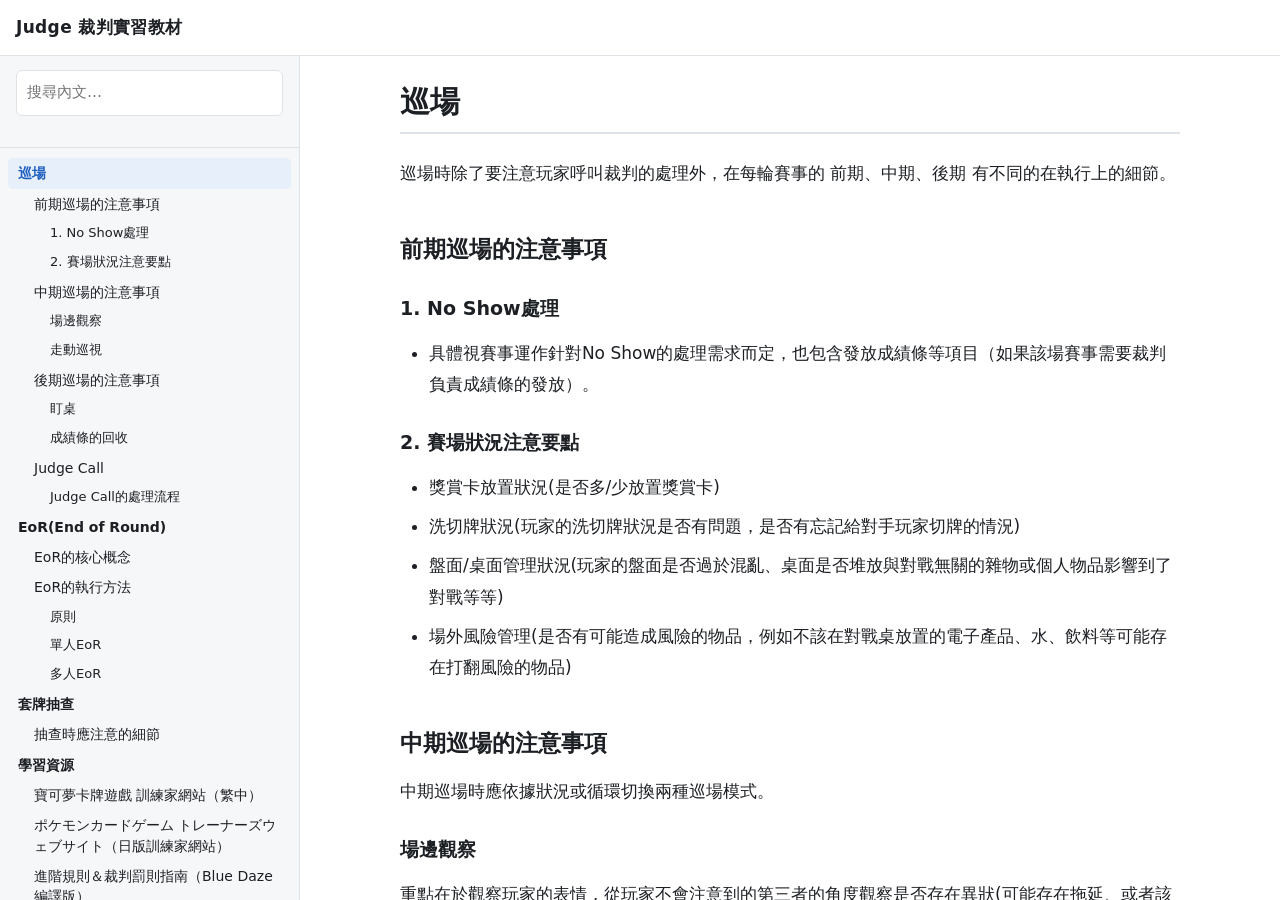
<file: index.html>
<!DOCTYPE html>
<html lang="zh-Hant">
<head>
<meta charset="utf-8">
<meta name="viewport" content="width=device-width, initial-scale=1">
<title>Judge 裁判實習教材</title>

<!-- 閱讀器位於 site/ 之下，而非這一層。
     這是刻意的：頁面以 ../Judge.md 取得文件，維持 site/ 這一層目錄，
     本機與線上才能共用完全相同的相對路徑，不需要環境判斷或建置時改寫。
     代價就是需要這個轉址頁。 -->
<meta http-equiv="refresh" content="0; url=./site/">
<link rel="canonical" href="./site/">

<style>
  body {
    margin: 0;
    min-height: 100vh;
    display: flex;
    align-items: center;
    justify-content: center;
    padding: 24px;
    background: #ffffff;
    color: #1c1f23;
    font-family: "Noto Sans TC", "PingFang TC", "Microsoft JhengHei",
                 "Hiragino Sans", system-ui, sans-serif;
    line-height: 1.85;
    text-align: center;
  }
  a {
    color: #1d5fbf;
    font-size: 1.05em;
    text-underline-offset: 3px;
  }
  p { margin: 0.6em 0; }
  .hint { color: #6b7280; font-size: 0.9em; }
</style>
</head>
<body>

<!-- 自動轉址若未生效（部分瀏覽器設定會停用 meta refresh），
     這個連結是使用者唯一的出路，因此必須存在且看得見。 -->
<main>
  <p><a href="./site/">前往 Judge 裁判實習教材 &rarr;</a></p>
  <p class="hint">若沒有自動跳轉，請點選上方連結。</p>
</main>

</body>
</html>
</file>
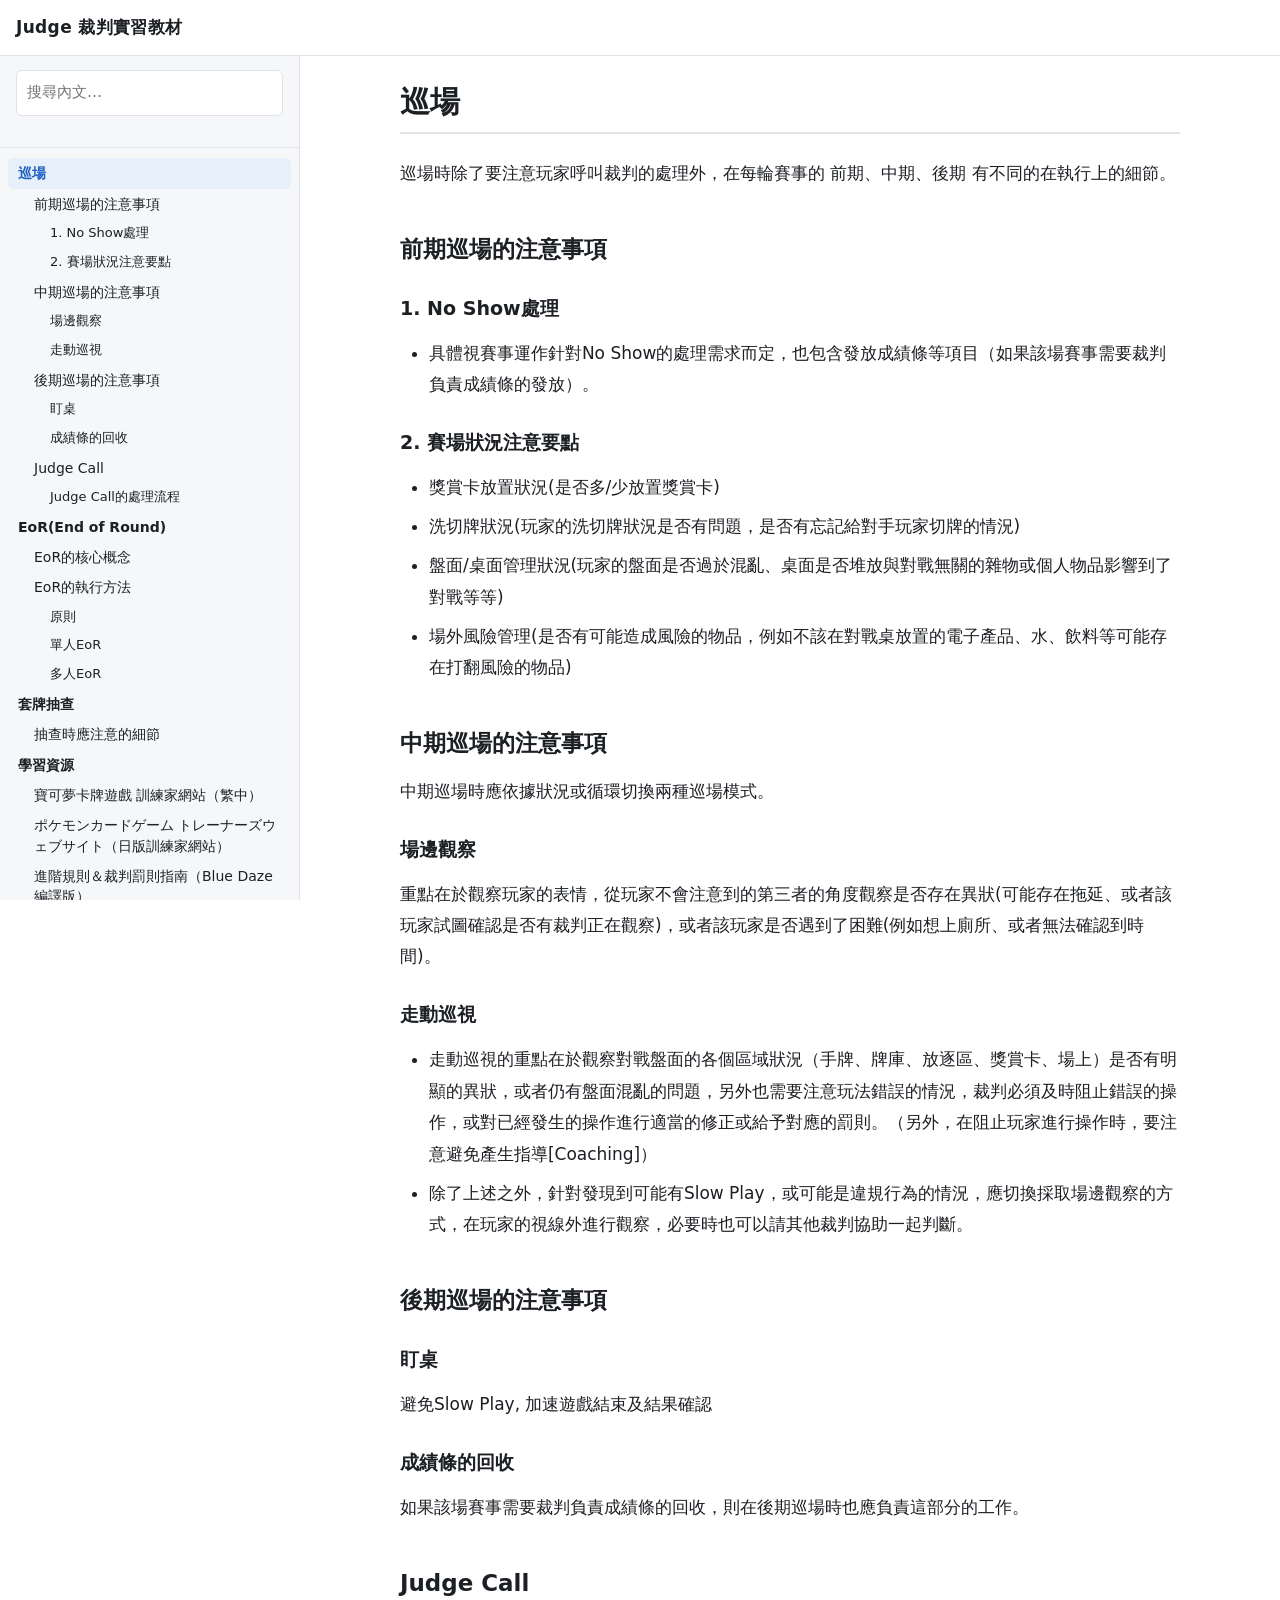
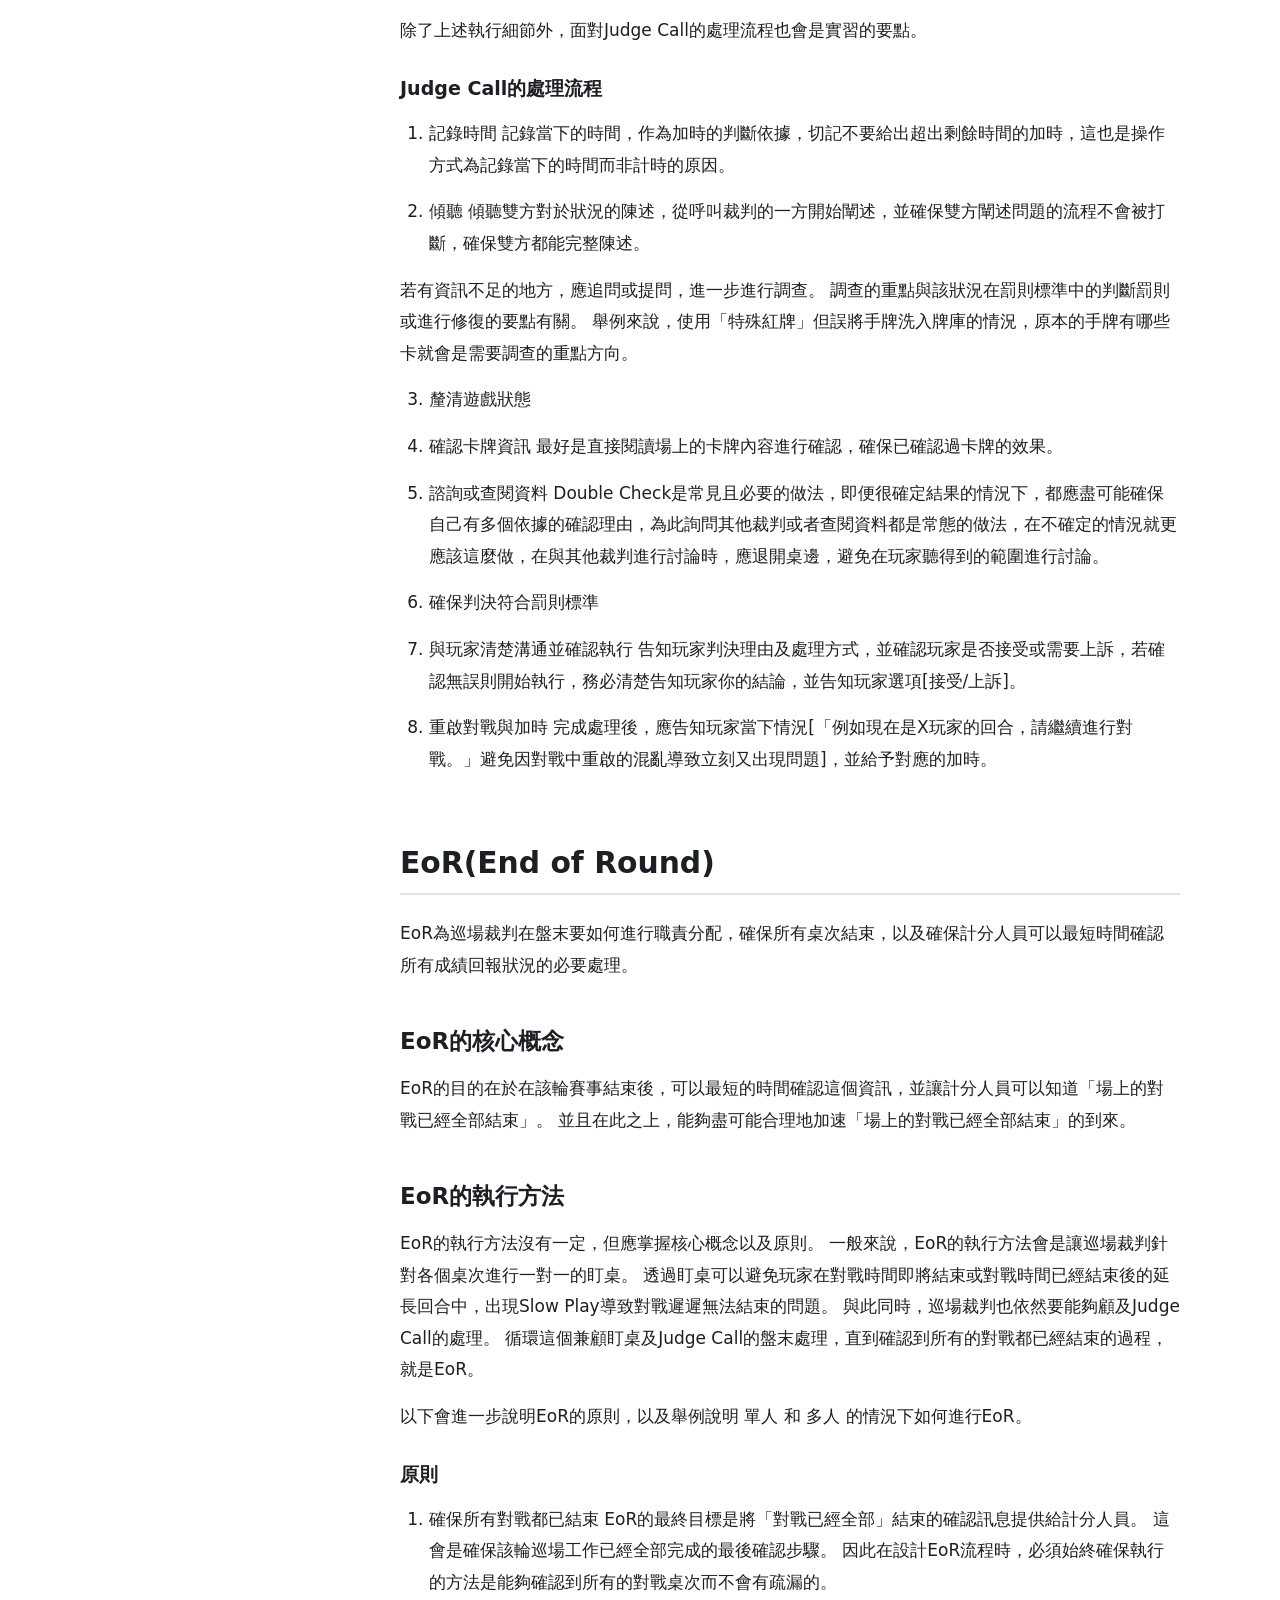
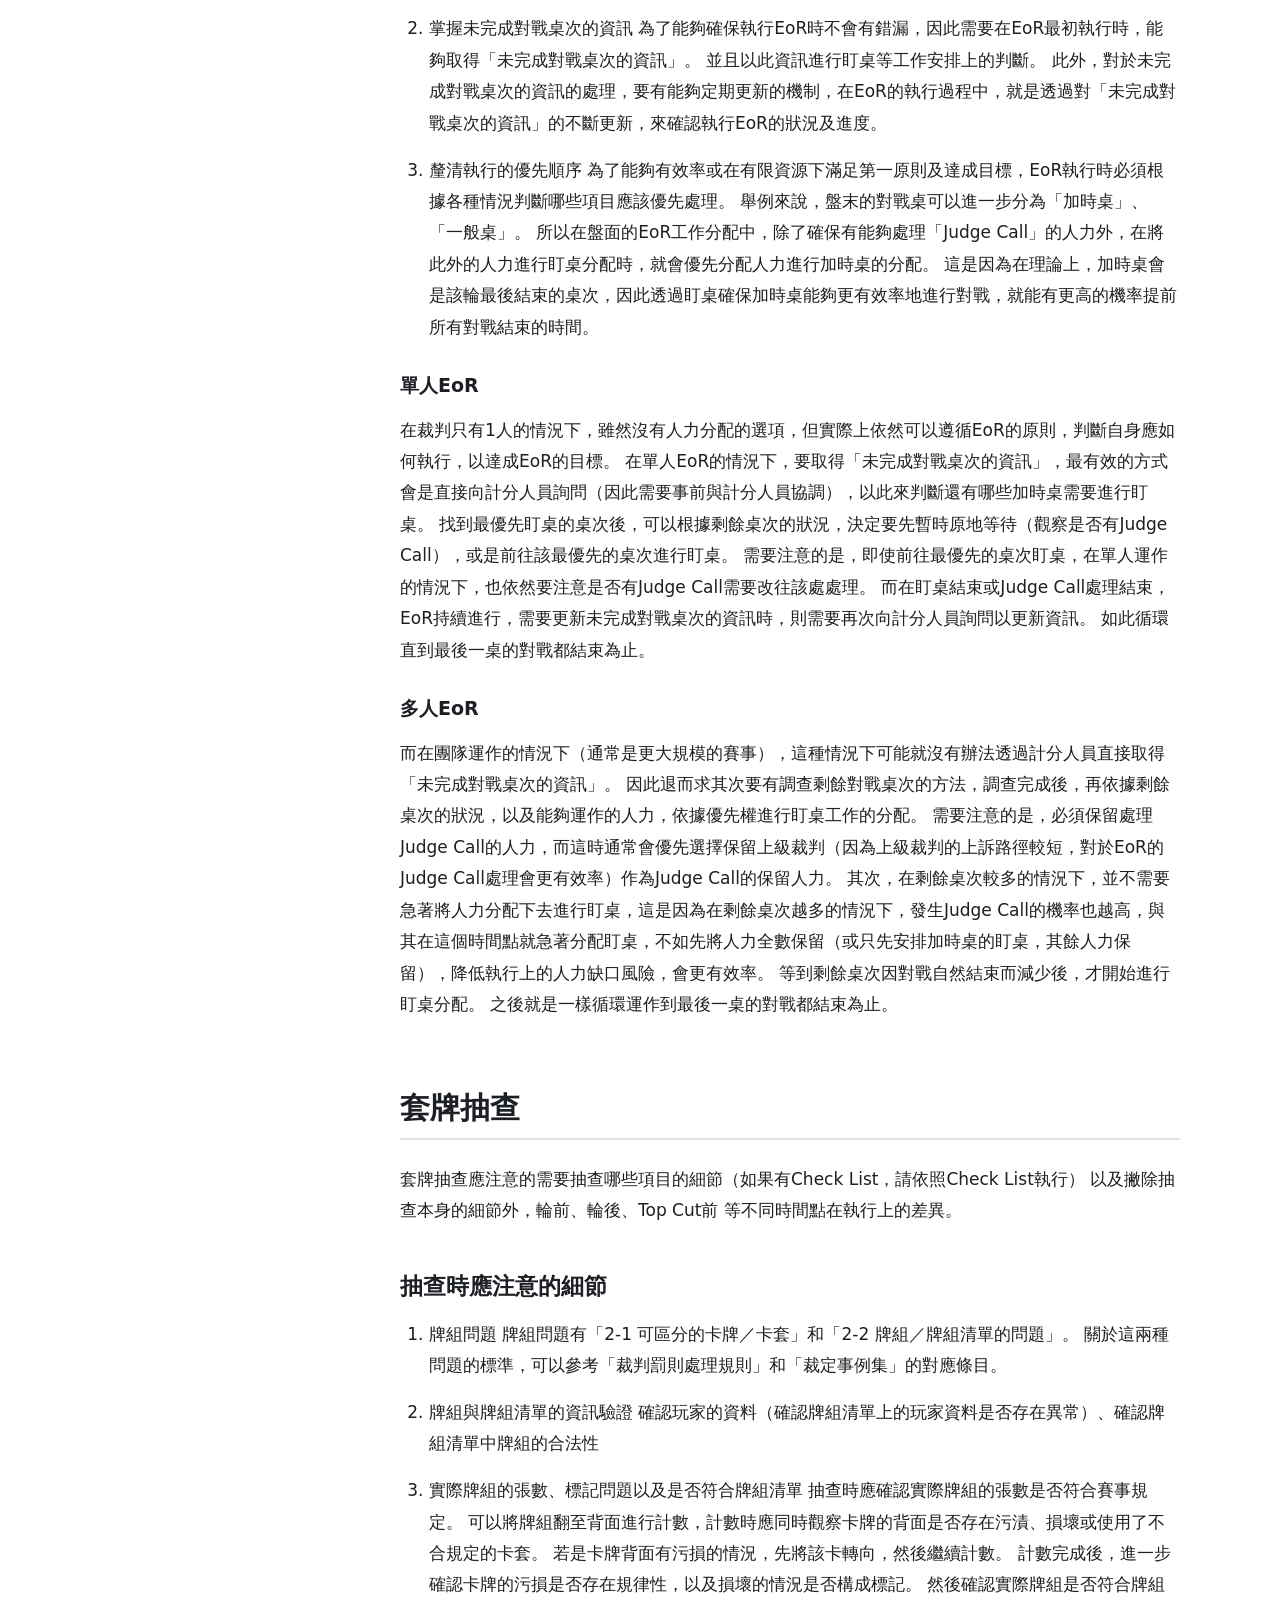
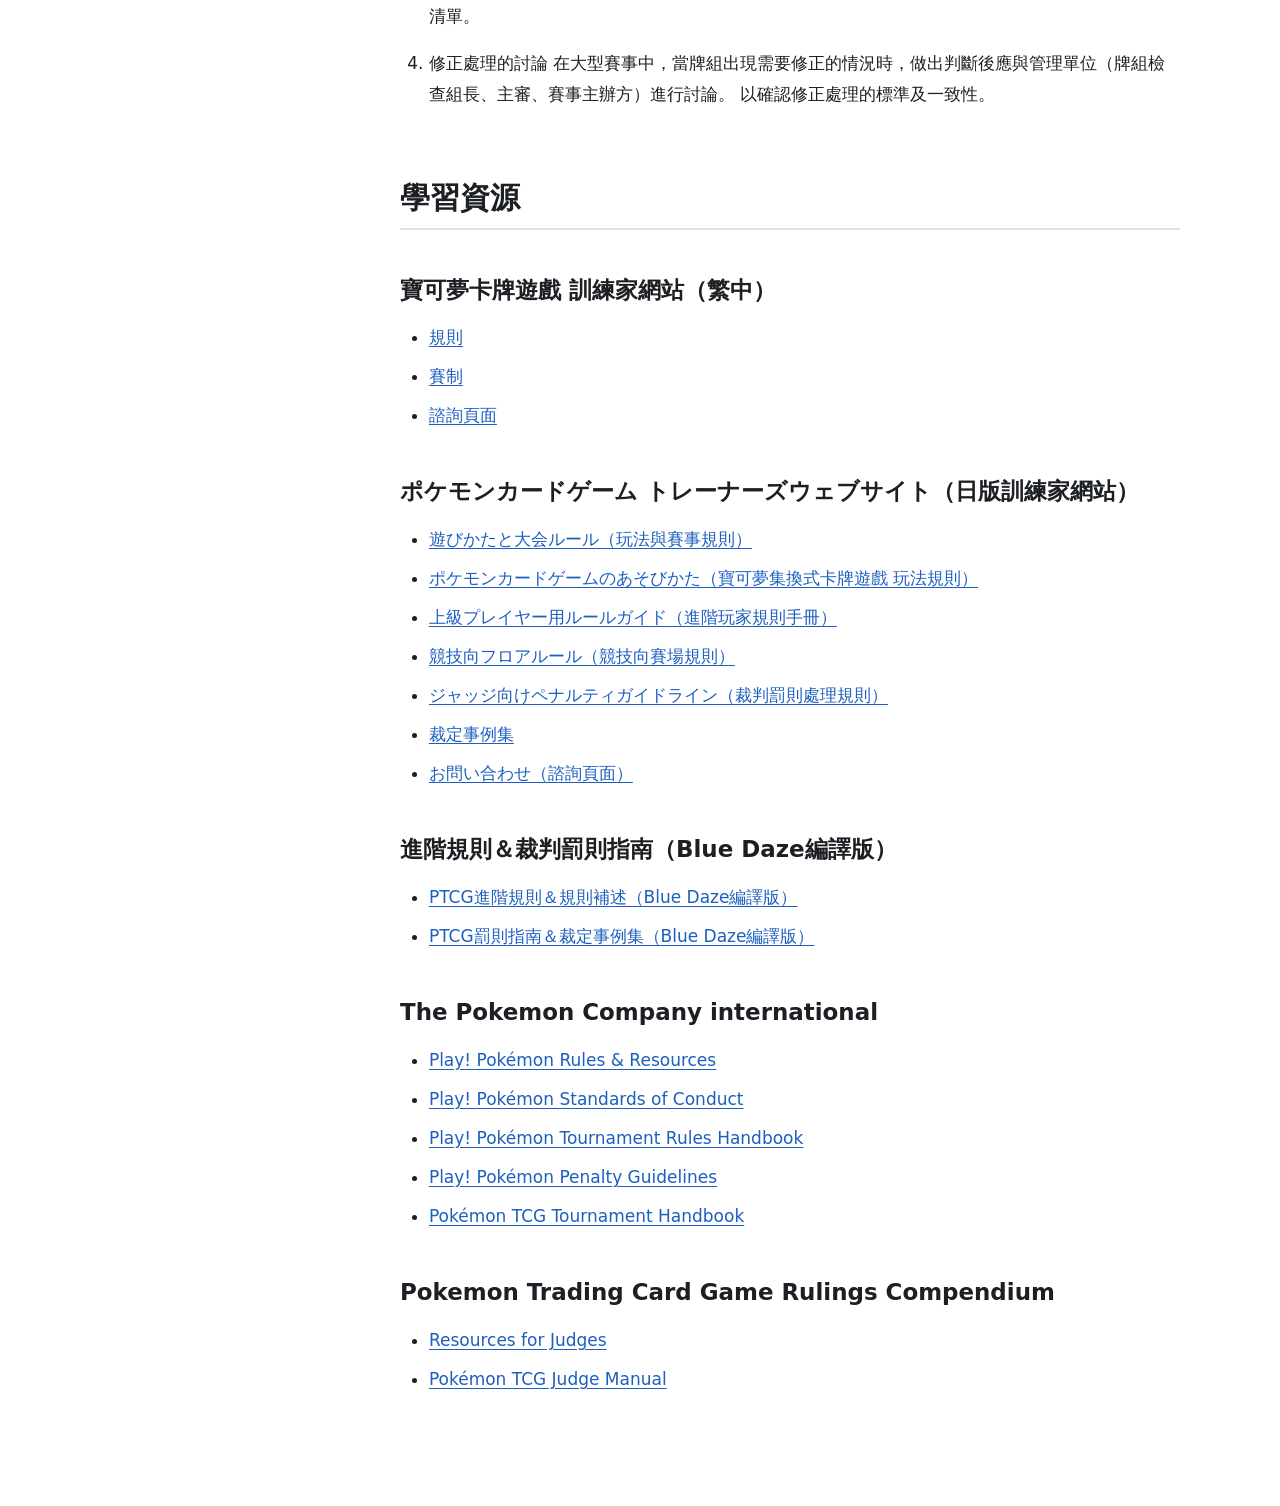
<file: site/index.html>
<!DOCTYPE html>
<html lang="zh-Hant">
<head>
<meta charset="utf-8">
<meta name="viewport" content="width=device-width, initial-scale=1">
<title>Judge 裁判實習教材</title>
<link rel="stylesheet" href="style.css">
</head>
<body>

<header class="topbar">
  <button id="sidebar-toggle" class="sidebar-toggle" type="button"
          aria-label="開啟目錄" aria-expanded="false" aria-controls="sidebar">
    <span class="hamburger" aria-hidden="true"></span>
  </button>
  <h1 class="topbar-title">Judge 裁判實習教材</h1>
</header>

<div id="sidebar-scrim" class="sidebar-scrim" hidden></div>

<aside id="sidebar" class="sidebar" aria-label="目錄與搜尋">
  <div class="search">
    <input id="search-input" class="search-input" type="search"
           placeholder="搜尋內文…" autocomplete="off" spellcheck="false"
           aria-label="搜尋文件內容">
    <p id="search-status" class="search-status" role="status" aria-live="polite"></p>
  </div>
  <div class="toc-area">
    <nav id="toc" class="toc" aria-label="文件目錄"></nav>
    <p id="toc-empty" class="toc-empty" role="status" hidden>無符合結果</p>
  </div>
</aside>

<main class="content">
  <article id="doc" class="doc"></article>
</main>

<!-- 本地隨附的 Markdown 解析器。刻意不使用 CDN：賽場網路可能不穩，
     CDN 失效會導致整頁空白。授權條文見 vendor/marked-LICENSE.txt。 -->
<script src="vendor/marked.umd.js"></script>
<script src="app.js"></script>

</body>
</html>
</file>
<file: site/style.css>
/* Judge 文件閱讀器 */

:root {
  --topbar-height: 56px;
  --sidebar-width: 300px;
  --content-max: 780px;

  --color-bg: #ffffff;
  --color-bg-sidebar: #f6f7f9;
  --color-text: #1c1f23;
  --color-text-muted: #6b7280;
  --color-border: #dfe3e8;
  --color-accent: #1d5fbf;
  --color-accent-soft: #e7effb;
  --color-hit: #fff2a8;
  --color-hit-current: #ffb838;
  --color-error-bg: #fdf3f2;
  --color-error-border: #e0b4ae;
}

* { box-sizing: border-box; }

html { scroll-behavior: smooth; }

body {
  margin: 0;
  background: var(--color-bg);
  color: var(--color-text);
  font-family: "Noto Sans TC", "PingFang TC", "Microsoft JhengHei",
               "Hiragino Sans", system-ui, sans-serif;
  /* 中文長文閱讀：字級略大、行高放寬，段落之間才不會擠成一片 */
  font-size: 17px;
  line-height: 1.85;
}

/* ---------- 頁首 ---------- */

.topbar {
  position: fixed;
  top: 0;
  left: 0;
  right: 0;
  height: var(--topbar-height);
  display: flex;
  align-items: center;
  gap: 12px;
  padding: 0 16px;
  background: var(--color-bg);
  border-bottom: 1px solid var(--color-border);
  z-index: 30;
}

.topbar-title {
  margin: 0;
  font-size: 17px;
  font-weight: 600;
  letter-spacing: 0.02em;
}

/* 漢堡按鈕只在窄螢幕出現；桌機寬度下側欄常駐，不需要切換 */
.sidebar-toggle {
  display: none;
  width: 40px;
  height: 40px;
  padding: 0;
  border: 1px solid var(--color-border);
  border-radius: 6px;
  background: var(--color-bg);
  cursor: pointer;
}

.hamburger,
.hamburger::before,
.hamburger::after {
  display: block;
  width: 18px;
  height: 2px;
  margin: 0 auto;
  background: var(--color-text);
  content: "";
}

.hamburger::before { transform: translateY(-6px); }
.hamburger::after { transform: translateY(4px); }

/* ---------- 側欄 ---------- */

.sidebar {
  position: fixed;
  top: var(--topbar-height);
  bottom: 0;
  left: 0;
  width: var(--sidebar-width);
  display: flex;
  flex-direction: column;
  background: var(--color-bg-sidebar);
  border-right: 1px solid var(--color-border);
  z-index: 20;
}

.search {
  padding: 14px 16px 10px;
  border-bottom: 1px solid var(--color-border);
}

.search-input {
  width: 100%;
  padding: 8px 10px;
  border: 1px solid var(--color-border);
  border-radius: 6px;
  background: var(--color-bg);
  color: inherit;
  font: inherit;
  font-size: 15px;
}

.search-input:focus {
  outline: 2px solid var(--color-accent);
  outline-offset: -1px;
}

.search-status {
  min-height: 1.2em;
  margin: 6px 2px 0;
  color: var(--color-text-muted);
  font-size: 13px;
  line-height: 1.2;
  font-variant-numeric: tabular-nums;
}

.toc-area {
  flex: 1;
  overflow-y: auto;
  padding: 10px 8px 24px;
}

.toc-list {
  margin: 0;
  padding: 0;
  list-style: none;
}

.toc-link {
  display: block;
  padding: 5px 10px;
  border-radius: 5px;
  color: inherit;
  font-size: 14px;
  line-height: 1.45;
  text-decoration: none;
}

.toc-link:hover { background: rgba(0, 0, 0, 0.05); }

.toc-level-1 > .toc-link { padding-left: 10px; font-weight: 600; }
.toc-level-2 > .toc-link { padding-left: 26px; }
.toc-level-3 > .toc-link { padding-left: 42px; font-size: 13px; }

/* 捲動追蹤：任一時刻恰有一項為當前位置 */
.toc-item.is-active > .toc-link {
  background: var(--color-accent-soft);
  color: var(--color-accent);
  font-weight: 600;
}

/* 搜尋過濾 */
.toc-item.is-filtered-out { display: none; }

/* 純作為階層脈絡保留的項目，必須與自身命中的項目在視覺上可區分 */
.toc-item.is-context > .toc-link {
  color: var(--color-text-muted);
  opacity: 0.65;
}

.toc-item.is-match > .toc-link { font-weight: 600; }

.toc-empty {
  margin: 12px 10px;
  color: var(--color-text-muted);
  font-size: 14px;
}

.sidebar-scrim { display: none; }

/* ---------- 內文 ---------- */

.content {
  margin-left: var(--sidebar-width);
  padding: calc(var(--topbar-height) + 24px) 32px 96px;
}

.doc {
  max-width: var(--content-max);
  margin: 0 auto;
}

/* 跳轉時預留頁首高度，否則目標標題會被固定頁首蓋住。
   用 scroll-margin-top 讓瀏覽器處理，比在 JS 裡自行計算偏移量可靠。 */
.doc h1,
.doc h2,
.doc h3 {
  scroll-margin-top: calc(var(--topbar-height) + 16px);
  line-height: 1.45;
}

.doc h1 {
  margin: 2.2em 0 0.8em;
  padding-bottom: 0.3em;
  border-bottom: 2px solid var(--color-border);
  font-size: 1.75em;
}

.doc h1:first-child { margin-top: 0; }

.doc h2 {
  margin: 1.9em 0 0.6em;
  font-size: 1.35em;
}

.doc h3 {
  margin: 1.5em 0 0.5em;
  font-size: 1.12em;
}

.doc p { margin: 0.9em 0; }

.doc ul,
.doc ol {
  margin: 0.9em 0;
  padding-left: 1.7em;
}

.doc li { margin: 0.45em 0; }

.doc a {
  color: var(--color-accent);
  text-underline-offset: 3px;
}

.doc hr {
  margin: 2em 0;
  border: 0;
  border-top: 1px solid var(--color-border);
}

/* ---------- 搜尋高亮 ---------- */

mark.search-hit {
  padding: 0 1px;
  border-radius: 2px;
  background: var(--color-hit);
  color: inherit;
}

/* 當前命中處必須與其他命中處明顯不同，否則逐一跳轉時看不出跳到哪 */
mark.search-hit.is-current {
  background: var(--color-hit-current);
  box-shadow: 0 0 0 2px var(--color-hit-current);
  font-weight: 600;
}

/* ---------- 載入失敗 ---------- */

.load-error {
  margin: 8px 0;
  padding: 20px 24px;
  border: 1px solid var(--color-error-border);
  border-radius: 8px;
  background: var(--color-error-bg);
}

.load-error h2 {
  margin: 0 0 0.6em;
  font-size: 1.2em;
}

.load-error ol {
  margin: 0;
  padding-left: 1.4em;
}

.load-error-technical {
  margin: 1em 0 0;
  color: var(--color-text-muted);
  font-size: 14px;
}

/* ---------- 窄螢幕 ---------- */

@media (max-width: 767px) {
  body { font-size: 16px; }

  .sidebar-toggle { display: block; }

  /* 側欄改為蓋在內文之上，預設隱藏 */
  .sidebar {
    width: min(85vw, var(--sidebar-width));
    transform: translateX(-100%);
    transition: transform 0.2s ease;
  }

  body.sidebar-open .sidebar { transform: translateX(0); }

  .sidebar-scrim {
    position: fixed;
    top: var(--topbar-height);
    left: 0;
    right: 0;
    bottom: 0;
    background: rgba(0, 0, 0, 0.35);
    z-index: 15;
  }

  body.sidebar-open .sidebar-scrim { display: block; }

  .content {
    margin-left: 0;
    padding: calc(var(--topbar-height) + 16px) 18px 72px;
  }
}

@media (prefers-reduced-motion: reduce) {
  html { scroll-behavior: auto; }
  .sidebar { transition: none; }
}
</file>
